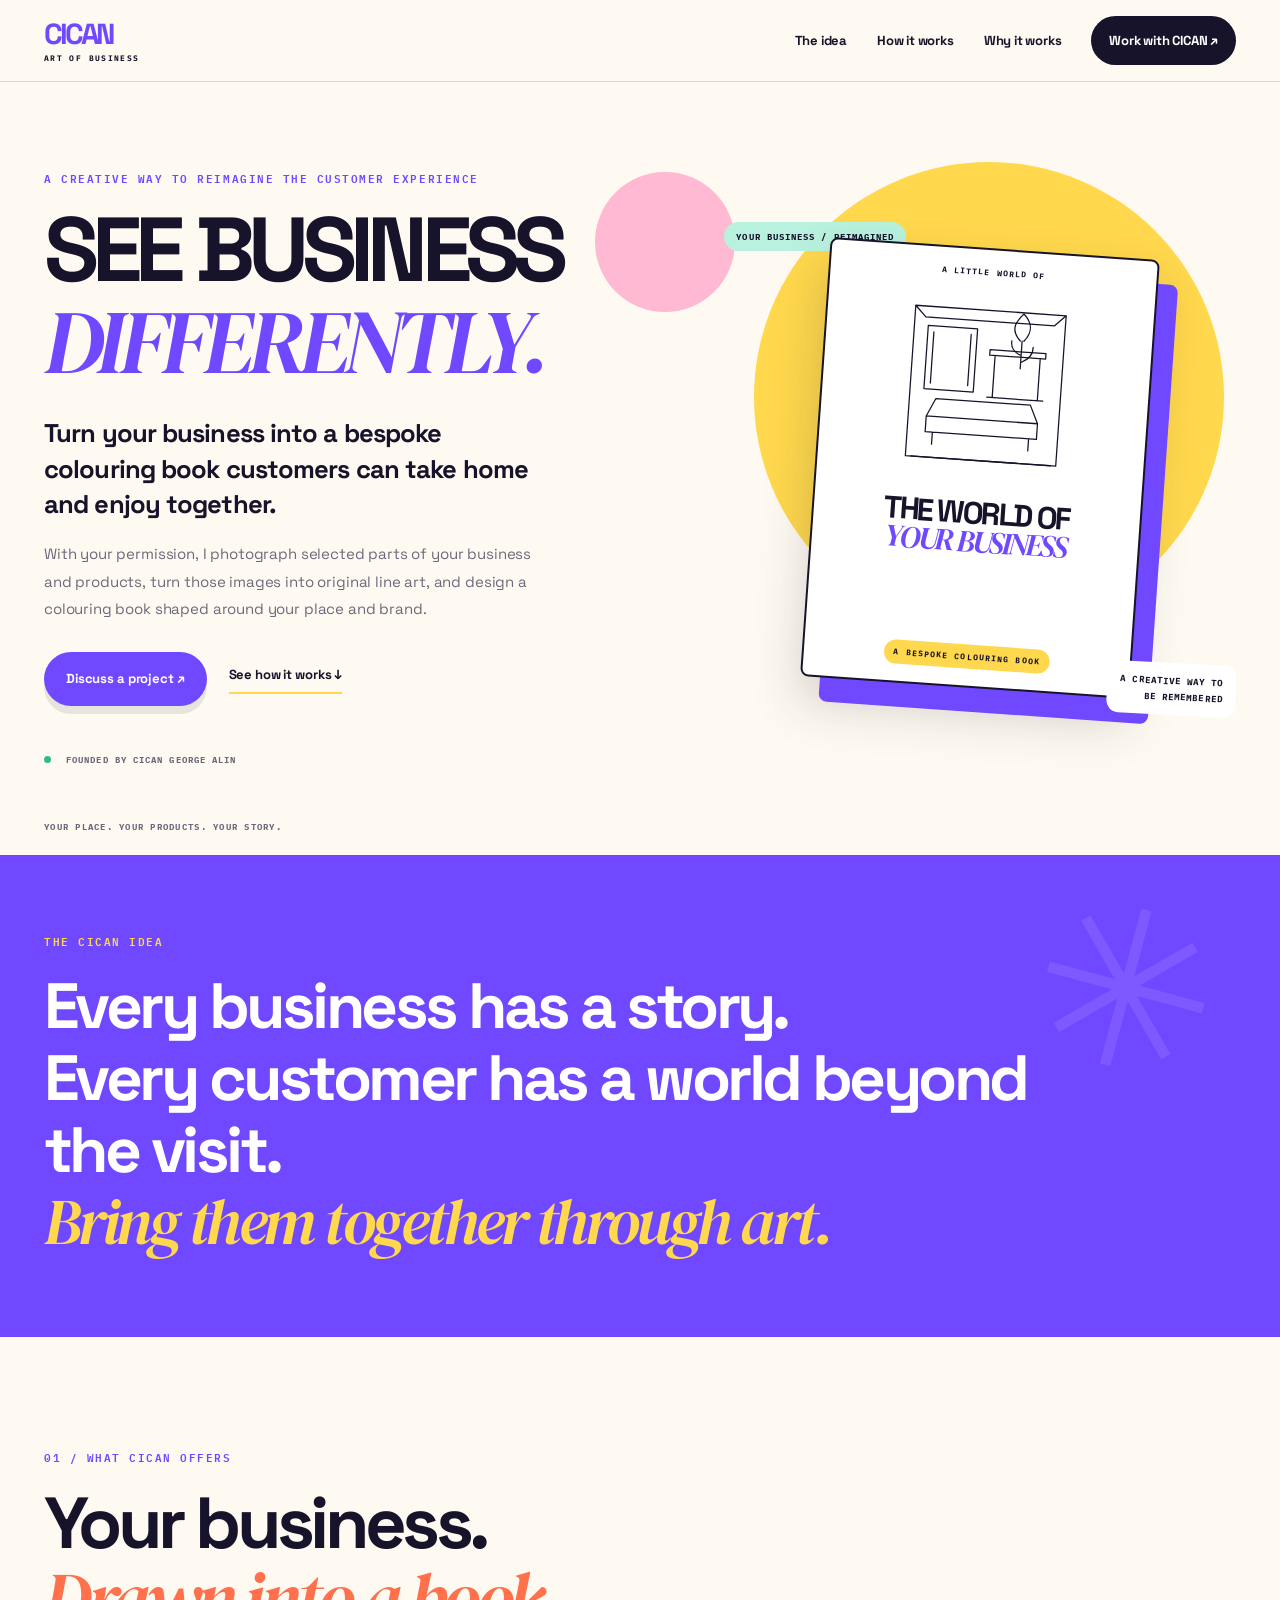
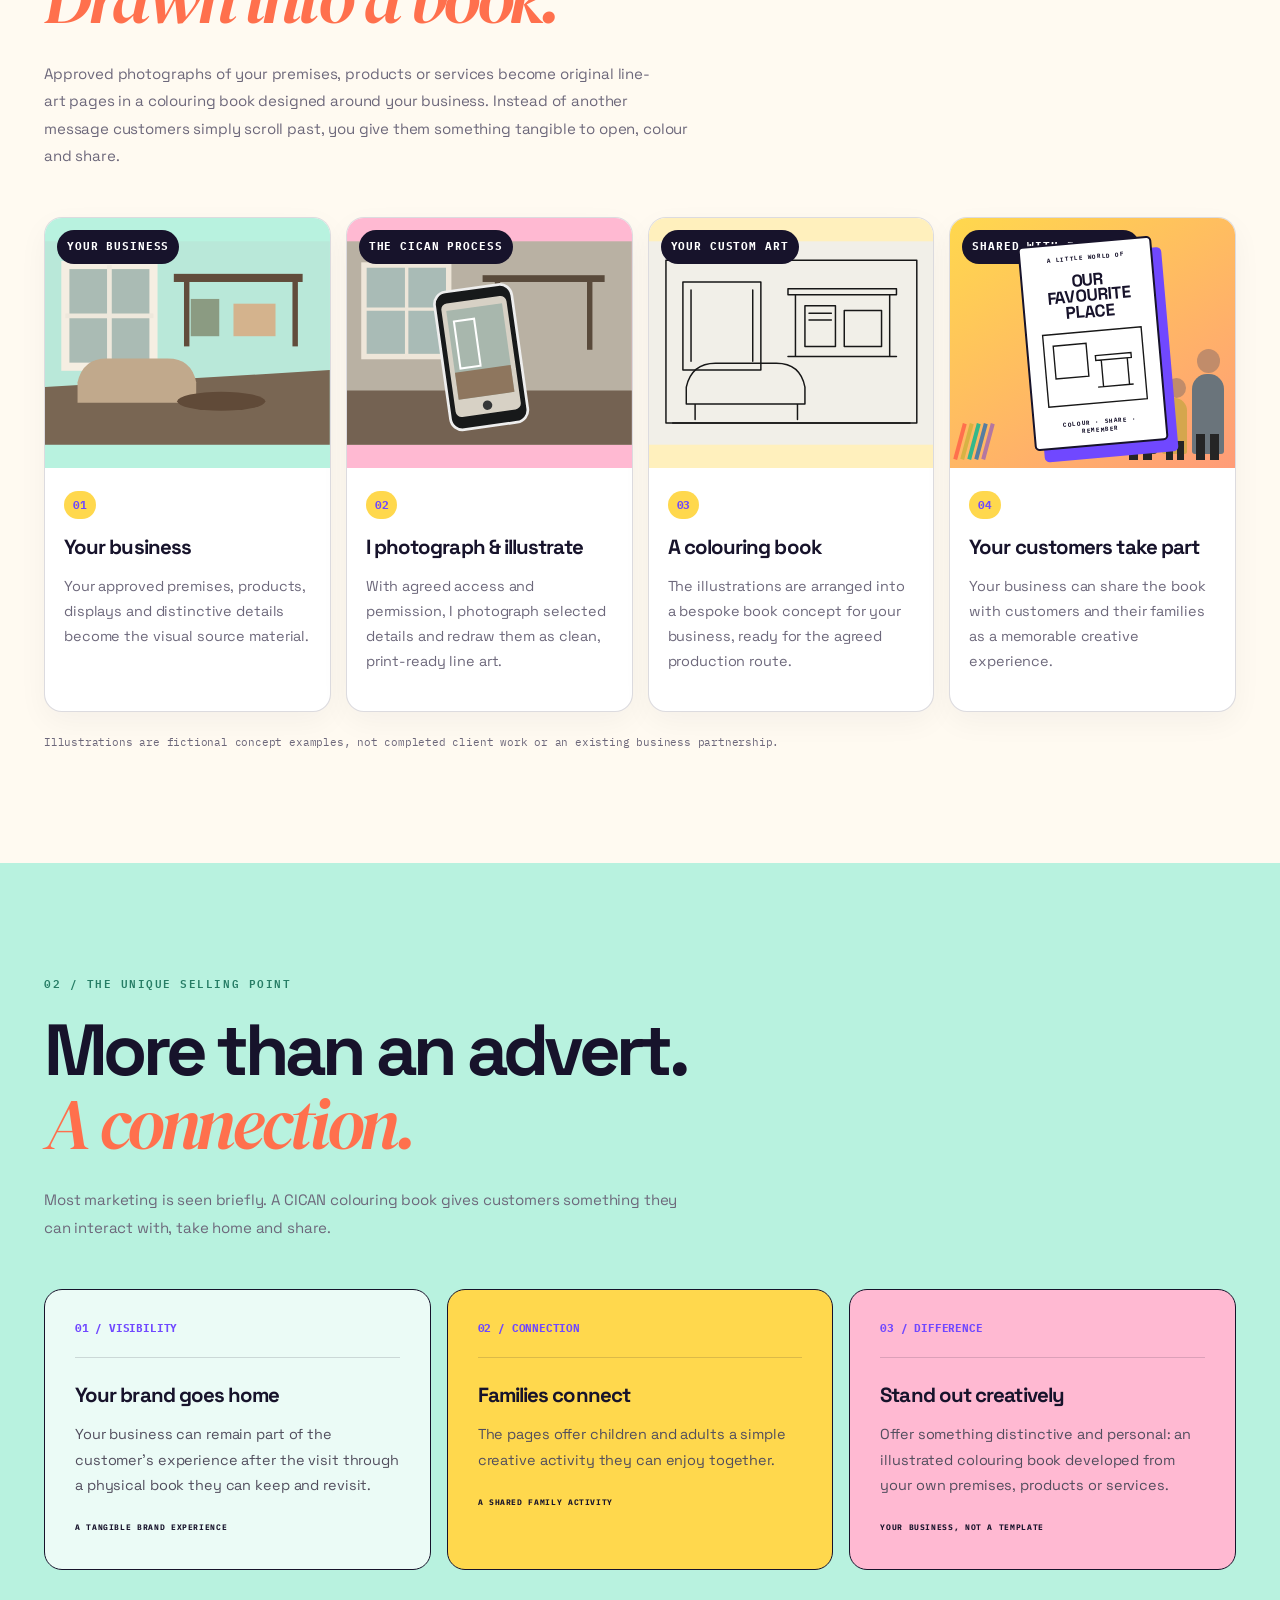
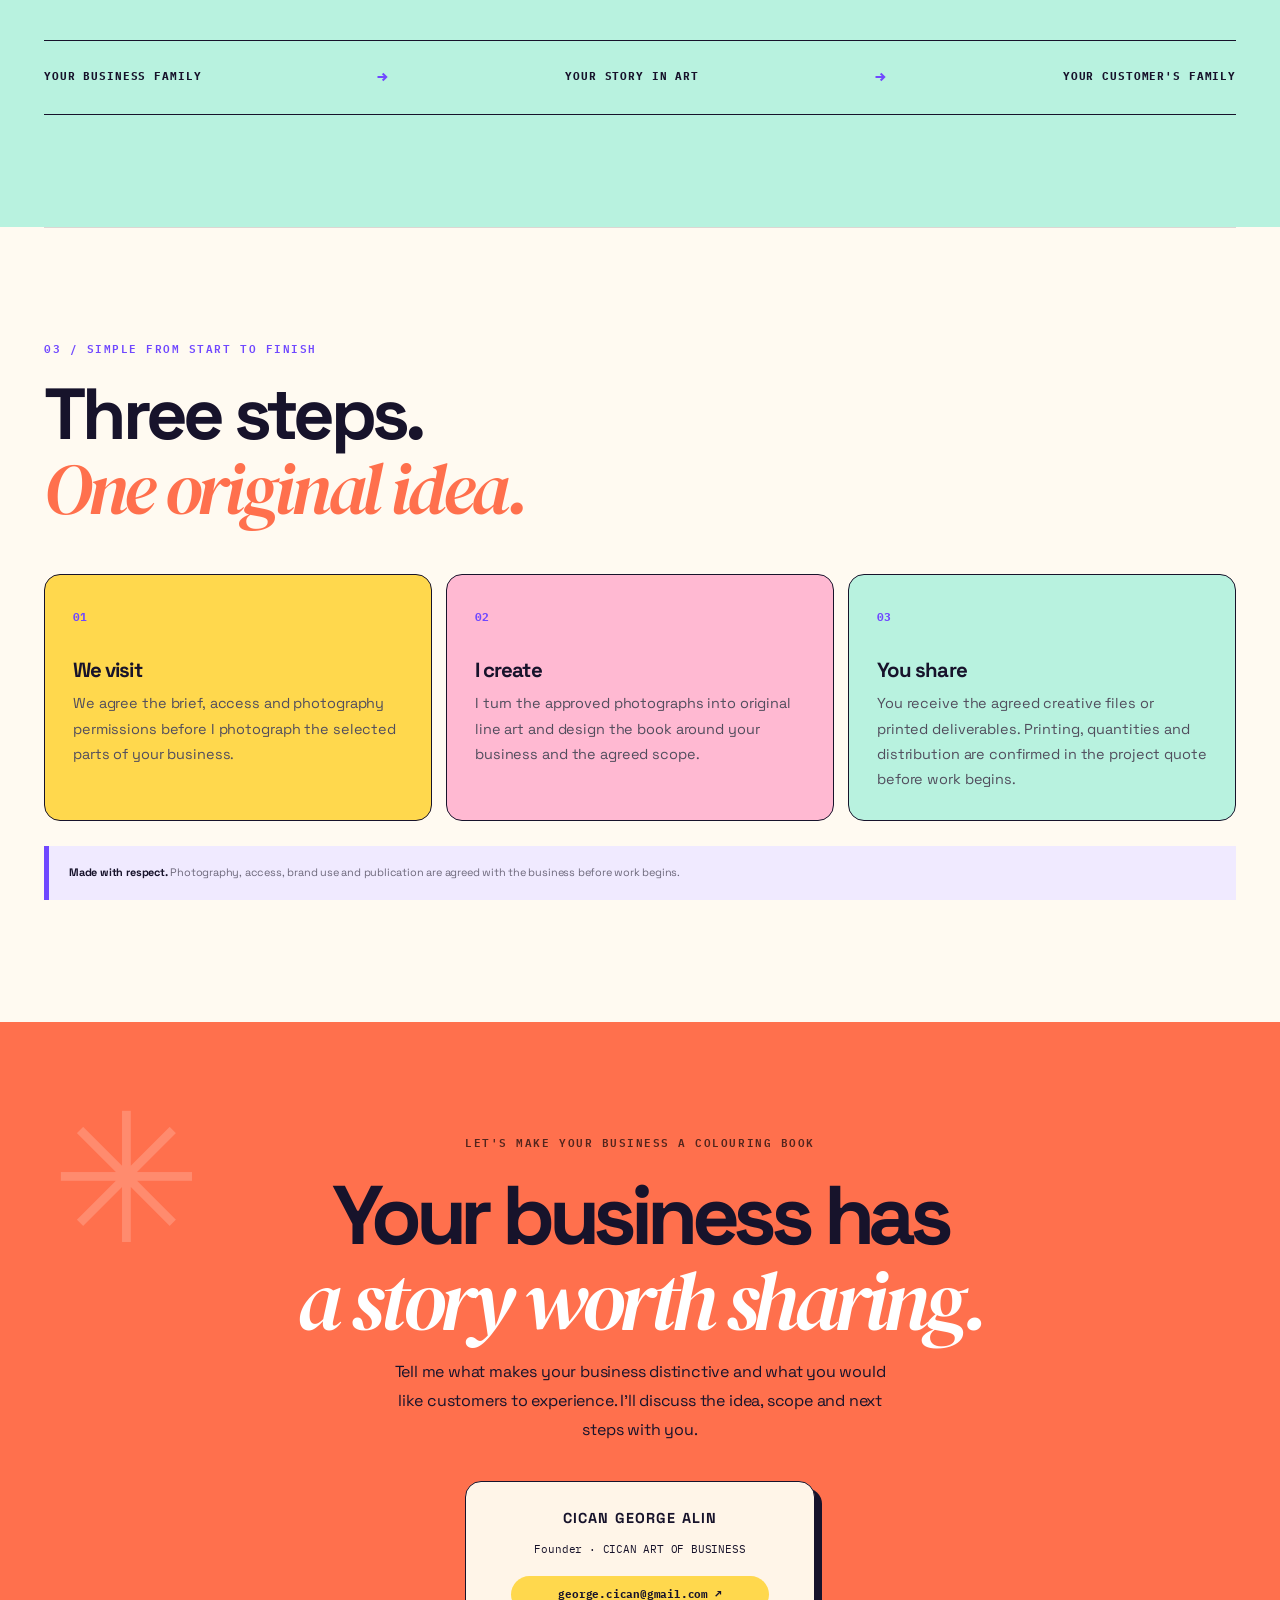
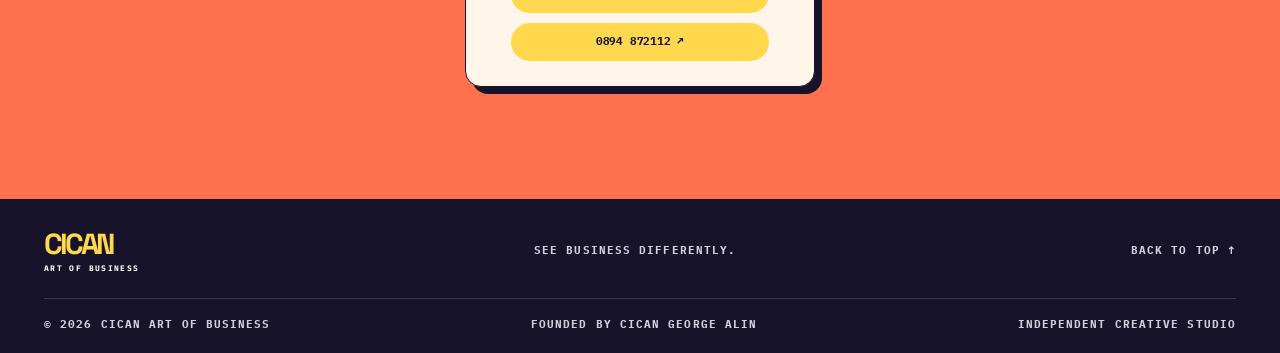
<file: index.html>
<!doctype html>
<html lang="en">
<head>
  <meta charset="utf-8">
  <meta name="viewport" content="width=device-width, initial-scale=1">
  <meta name="theme-color" content="#7048ff">
  <meta name="description" content="CICAN ART OF BUSINESS transforms approved business photography into original line art and bespoke colouring books that connect businesses with customers and families.">
  <meta name="author" content="CICAN GEORGE ALIN">
  <meta name="robots" content="index, follow">
  <link rel="canonical" href="https://cicangeorgealin.github.io/cican-art-of-business/">
  <link rel="icon" type="image/svg+xml" href="assets/images/favicon.svg">
  <meta property="og:type" content="website">
  <meta property="og:title" content="CICAN ART OF BUSINESS — See Business Differently.">
  <meta property="og:description" content="Turn your business into original line art and a bespoke colouring-book experience families can enjoy together.">
  <meta property="og:url" content="https://cicangeorgealin.github.io/cican-art-of-business/">
  <meta property="og:site_name" content="CICAN ART OF BUSINESS">
  <meta property="og:image" content="https://cicangeorgealin.github.io/cican-art-of-business/assets/cican-art-of-business-social-preview.jpg">
  <meta property="og:image:secure_url" content="https://cicangeorgealin.github.io/cican-art-of-business/assets/cican-art-of-business-social-preview.jpg">
  <meta property="og:image:type" content="image/jpeg">
  <meta property="og:image:width" content="1200">
  <meta property="og:image:height" content="630">
  <meta property="og:image:alt" content="CICAN George Alin and the CICAN Art of Business creative concept — See Business Differently.">
  <meta name="twitter:card" content="summary_large_image">
  <meta name="twitter:title" content="CICAN ART OF BUSINESS — Your Business. Their Masterpiece.">
  <meta name="twitter:description" content="Turn your business into original line art and a bespoke colouring-book experience families can enjoy together.">
  <meta name="twitter:image" content="https://cicangeorgealin.github.io/cican-art-of-business/assets/cican-art-of-business-social-preview.jpg">
  <meta name="twitter:image:alt" content="CICAN George Alin and the CICAN Art of Business creative concept — Your Business. Their Masterpiece.">
  <title>CICAN ART OF BUSINESS — See Business Differently.</title>
  <link rel="preconnect" href="https://fonts.googleapis.com">
  <link rel="preconnect" href="https://fonts.gstatic.com" crossorigin>
  <link href="https://fonts.googleapis.com/css2?family=DM+Serif+Display:ital@0;1&family=IBM+Plex+Mono:wght@400;500;600&family=Space+Grotesk:wght@400;500;600;700&display=swap" rel="stylesheet">
  <link rel="stylesheet" href="assets/css/style.css">
</head>
<body>
  <a class="skip-link" href="#main">Skip to content</a>
  <header class="site-header">
    <a class="wordmark" href="#home" aria-label="CICAN Art of Business home"><span class="wordmark-main">CICAN</span><span class="wordmark-sub">ART OF BUSINESS</span></a>
    <button class="menu-toggle" type="button" aria-label="Open navigation" aria-expanded="false" aria-controls="primary-nav"><span></span><span></span></button>
    <nav class="primary-nav" id="primary-nav" aria-label="Main navigation">
      <a href="#idea">The idea</a><a href="#how">How it works</a><a href="#benefit">Why it works</a><a class="nav-contact" href="#contact">Work with CICAN ↗</a>
    </nav>
  </header>
  <main id="main">
    <section class="hero section-shell" id="home">
      <div class="hero-copy">
        <p class="eyebrow">A CREATIVE WAY TO REIMAGINE THE CUSTOMER EXPERIENCE</p>
        <h1>SEE BUSINESS<br><em>DIFFERENTLY.</em></h1>
        <p class="hero-lede">Turn your business into a bespoke colouring book customers can take home and enjoy together.</p>
        <p class="hero-description">With your permission, I photograph selected parts of your business and products, turn those images into original line art, and design a colouring book shaped around your place and brand.</p>
        <div class="hero-actions"><a class="button button-light" href="#contact">Discuss a project ↗</a><a class="text-link" href="#how">See how it works ↓</a></div>
        <div class="hero-footnote"><span class="status-dot"></span> FOUNDED BY CICAN GEORGE ALIN</div>
      </div>
      <div class="hero-cover-wrap">
        <div class="hero-cover-label">YOUR BUSINESS / REIMAGINED</div>
        <div class="hero-book">
          <div class="cover-top">A LITTLE WORLD OF</div>
          <svg viewBox="0 0 300 340" role="img" aria-label="Concept illustration of a business interior on a colouring book cover">
            <g fill="none" stroke="#171717" stroke-width="2.1" stroke-linecap="round" stroke-linejoin="round">
              <path d="M25 40h250v250H25zM25 40l18 18h214l18-18"/>
              <path d="M48 72h82v105H48zM58 82v85m62-85v85M48 177h82"/>
              <path d="M153 105h93v9h-93zM162 114v70m75-70v70M153 184h93"/>
              <path d="M55 222h185v26H55zM67 248v20m160-20v20M55 222l14-30h157l14 30"/>
              <path d="M202 87c-20-19-7-34 3-45 14 13 17 29 3 45m-3 0v46m0-22c-12-4-18-13-17-23m17 35c14-7 20-16 19-27"/>
              <path d="M34 290h232"/>
            </g>
          </svg>
          <div class="cover-title">THE WORLD OF<br><span>YOUR BUSINESS</span></div>
          <div class="cover-bottom">A BESPOKE COLOURING BOOK</div>
        </div>
        <div class="hero-cover-note">A CREATIVE WAY TO<br>BE REMEMBERED</div>
      </div>
      <div class="hero-bottom-note">YOUR PLACE. YOUR PRODUCTS. YOUR STORY.</div>
    </section>

    <section class="statement-band">
      <div class="section-shell statement-inner">
        <p class="eyebrow">THE CICAN IDEA</p>
        <h2>Every business has a story.<br>Every customer has a world beyond the visit.<br><span>Bring them together through art.</span></h2>
      </div>
    </section>

    <section class="section-shell section-pad" id="idea">
      <div class="section-heading">
        <p class="eyebrow">01 / WHAT CICAN OFFERS</p>
        <h2>Your business.<br><i>Drawn into a book.</i></h2>
        <p class="section-intro">Approved photographs of your premises, products or services become original line-art pages in a colouring book designed around your business. Instead of another message customers simply scroll past, you give them something tangible to open, colour and share.</p>
      </div>
      <div class="journey-grid">
        <article class="journey-card">
          <div class="journey-visual photo-scene"><span class="visual-counter">YOUR BUSINESS</span>
            <svg viewBox="0 0 420 300" role="img" aria-label="Stylised example of a welcoming shop interior">
              <rect width="420" height="300" fill="#c9c0ae"/><path d="M0 215L420 190V300H0Z" fill="#796653"/>
              <rect x="30" y="35" width="130" height="150" fill="#aabbb4" stroke="#f5eee2" stroke-width="12"/><path d="M95 35v150M30 110h130" stroke="#eee8dc" stroke-width="7"/>
              <rect x="190" y="48" width="190" height="12" fill="#614c3b"/><rect x="205" y="60" width="8" height="95" fill="#614c3b"/><rect x="365" y="60" width="8" height="95" fill="#614c3b"/>
              <rect x="215" y="85" width="42" height="55" fill="#8b9b82"/><rect x="278" y="92" width="62" height="48" fill="#d4b38d"/>
              <path d="M48 208q8-35 43-35h90q35 0 42 35v30H48Z" fill="#c1a98c"/><ellipse cx="260" cy="236" rx="65" ry="14" fill="#604a38"/>
            </svg>
          </div>
          <div class="journey-text"><span class="step-number">01</span><h3>Your business</h3><p>Your approved premises, products, displays and distinctive details become the visual source material.</p></div>
        </article>
        <article class="journey-card">
          <div class="journey-visual phone-scene"><span class="visual-counter">THE CICAN PROCESS</span>
            <svg viewBox="0 0 420 300" role="img" aria-label="Illustration of a phone photographing a business interior">
              <rect width="420" height="300" fill="#b9b1a3"/><path d="M0 220h420v80H0z" fill="#746252"/>
              <rect x="25" y="35" width="125" height="135" fill="#a9bbb6" stroke="#eee6d9" stroke-width="8"/><path d="M88 35v135M25 100h125" stroke="#eee6d9" stroke-width="5"/>
              <rect x="200" y="50" width="180" height="10" fill="#594a3b"/><rect x="218" y="60" width="8" height="100" fill="#594a3b"/><rect x="354" y="60" width="8" height="100" fill="#594a3b"/>
              <g transform="translate(140 68) rotate(-8 60 100)"><rect width="115" height="205" rx="18" fill="#17191a" stroke="#eee" stroke-width="4"/><rect x="9" y="17" width="97" height="169" rx="9" fill="#d7d1c5"/><rect x="16" y="28" width="83" height="132" fill="#a8b7ad"/><path d="M16 120h83v40H16Z" fill="#8e765e"/><path d="M25 45h30v70H25zM55 45v70" fill="none" stroke="#fff" stroke-width="3"/><circle cx="57" cy="174" r="7" fill="#343637"/></g>
            </svg>
          </div>
          <div class="journey-text"><span class="step-number">02</span><h3>I photograph & illustrate</h3><p>With agreed access and permission, I photograph selected details and redraw them as clean, print-ready line art.</p></div>
        </article>
        <article class="journey-card">
          <div class="journey-visual line-scene"><span class="visual-counter">YOUR CUSTOM ART</span>
            <svg viewBox="0 0 420 300" role="img" aria-label="Black and white line-art illustration of a shop interior">
              <rect width="420" height="300" fill="#f1efe8"/><g fill="none" stroke="#171717" stroke-width="2.2" stroke-linecap="round" stroke-linejoin="round">
                <path d="M25 28h370v240H25z"/><path d="M50 60h115v130H50zM62 72v105m91-105v105M50 190h115"/>
                <path d="M205 70h160v9H205zM216 79v91m139-91v91M205 170h160"/>
                <path d="M230 95h45v60h-45zM288 102h55v53h-55zM236 106h33m-33 10h33"/>
                <path d="M55 215q8-35 43-35h90q35 0 42 35v25H55ZM68 240v23m151-23v23M35 268h350"/>
              </g>
            </svg>
          </div>
          <div class="journey-text"><span class="step-number">03</span><h3>A colouring book</h3><p>The illustrations are arranged into a bespoke book concept for your business, ready for the agreed production route.</p></div>
        </article>
        <article class="journey-card">
          <div class="journey-visual book-scene"><span class="visual-counter">SHARED WITH FAMILIES</span>
            <div class="mini-book"><div class="mini-book-top">A LITTLE WORLD OF</div><div class="mini-book-name">OUR<br>FAVOURITE<br>PLACE</div><svg viewBox="0 0 160 125" role="img" aria-label="Colouring book page"><g fill="none" stroke="#171717" stroke-width="2"><path d="M8 8h144v105H8zM22 25h48v48H22zM82 44h52v7H82zM90 51v39m38-39v39M82 90h52"/></g></svg><div class="mini-book-foot">COLOUR · SHARE · REMEMBER</div></div>
            <div class="people-group" aria-hidden="true"><div class="person adult"><i></i><b></b></div><div class="person child"><i></i><b></b></div><div class="person adult second"><i></i><b></b></div></div>
            <div class="colour-pencils"><i></i><i></i><i></i><i></i><i></i></div>
          </div>
          <div class="journey-text"><span class="step-number">04</span><h3>Your customers take part</h3><p>Your business can share the book with customers and their families as a memorable creative experience.</p></div>
        </article>
      </div>
      <p class="visual-disclaimer">Illustrations are fictional concept examples, not completed client work or an existing business partnership.</p>
    </section>

    <section class="experience-section section-pad" id="benefit">
      <div class="section-shell">
        <div class="section-heading"><p class="eyebrow">02 / THE UNIQUE SELLING POINT</p><h2>More than an advert.<br><i>A connection.</i></h2><p class="section-intro">Most marketing is seen briefly. A CICAN colouring book gives customers something they can interact with, take home and share.</p></div>
        <div class="audience-grid">
          <article><div class="audience-icon">01 / VISIBILITY</div><h3>Your brand goes home</h3><p>Your business can remain part of the customer's experience after the visit through a physical book they can keep and revisit.</p><span>A TANGIBLE BRAND EXPERIENCE</span></article>
          <article><div class="audience-icon">02 / CONNECTION</div><h3>Families connect</h3><p>The pages offer children and adults a simple creative activity they can enjoy together.</p><span>A SHARED FAMILY ACTIVITY</span></article>
          <article><div class="audience-icon">03 / DIFFERENCE</div><h3>Stand out creatively</h3><p>Offer something distinctive and personal: an illustrated colouring book developed from your own premises, products or services.</p><span>YOUR BUSINESS, NOT A TEMPLATE</span></article>
        </div>
        <div class="relationship-line"><span>YOUR BUSINESS FAMILY</span><i>→</i><span>YOUR STORY IN ART</span><i>→</i><span>YOUR CUSTOMER'S FAMILY</span></div>
      </div>
    </section>

    <section class="section-shell section-pad business-section" id="how">
      <div class="section-heading"><p class="eyebrow">03 / SIMPLE FROM START TO FINISH</p><h2>Three steps.<br><i>One original idea.</i></h2></div>
      <div class="method-grid">
        <article><b>01</b><h3>We visit</h3><p>We agree the brief, access and photography permissions before I photograph the selected parts of your business.</p></article>
        <article><b>02</b><h3>I create</h3><p>I turn the approved photographs into original line art and design the book around your business and the agreed scope.</p></article>
        <article><b>03</b><h3>You share</h3><p>You receive the agreed creative files or printed deliverables. Printing, quantities and distribution are confirmed in the project quote before work begins.</p></article>
      </div>
      <p class="permission-note"><strong>Made with respect.</strong> Photography, access, brand use and publication are agreed with the business before work begins.</p>
    </section>

    <section class="contact-section section-pad" id="contact">
      <div class="section-shell contact-inner">
        <p class="eyebrow">LET'S MAKE YOUR BUSINESS A COLOURING BOOK</p>
        <h2>Your business has<br><i>a story worth sharing.</i></h2>
        <p>Tell me what makes your business distinctive and what you would like customers to experience. I'll discuss the idea, scope and next steps with you.</p>
        <div class="contact-card">
          <strong>CICAN GEORGE ALIN</strong>
          <span>Founder · CICAN ART OF BUSINESS</span>
          <a href="mailto:george.cican@gmail.com?subject=CICAN%20Art%20of%20Business%20%E2%80%94%20Project%20enquiry">george.cican@gmail.com ↗</a>
          <a href="tel:+353894872112">0894 872112 ↗</a>
        </div>
      </div>
    </section>
  </main>
  <footer class="site-footer"><div class="section-shell footer-main"><a class="wordmark" href="#home"><span class="wordmark-main">CICAN</span><span class="wordmark-sub">ART OF BUSINESS</span></a><p>SEE BUSINESS DIFFERENTLY.</p><a href="#home">BACK TO TOP ↑</a></div><div class="section-shell footer-bottom"><span>© <span id="year">2026</span> CICAN ART OF BUSINESS</span><span>FOUNDED BY CICAN GEORGE ALIN</span><span>INDEPENDENT CREATIVE STUDIO</span></div></footer>
  <script src="assets/js/main.js" defer></script>
</body>
</html>
</file>
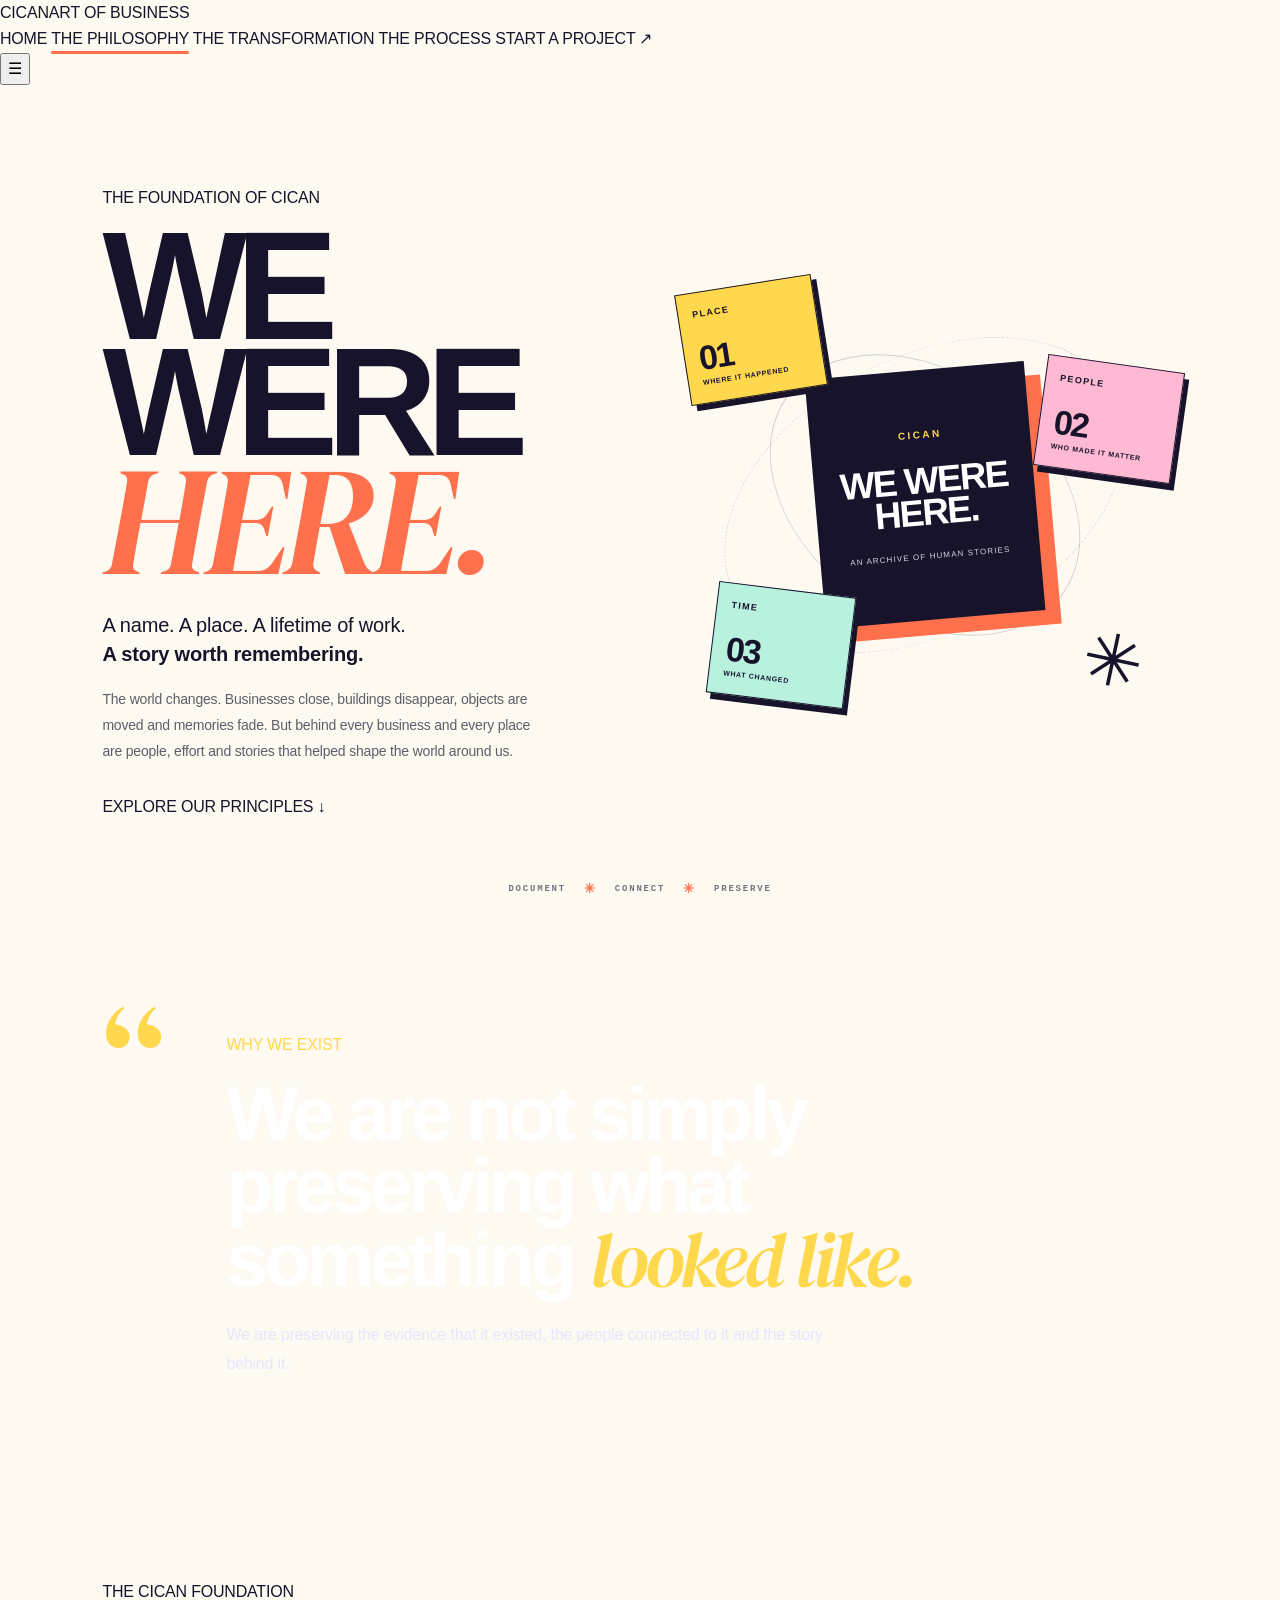
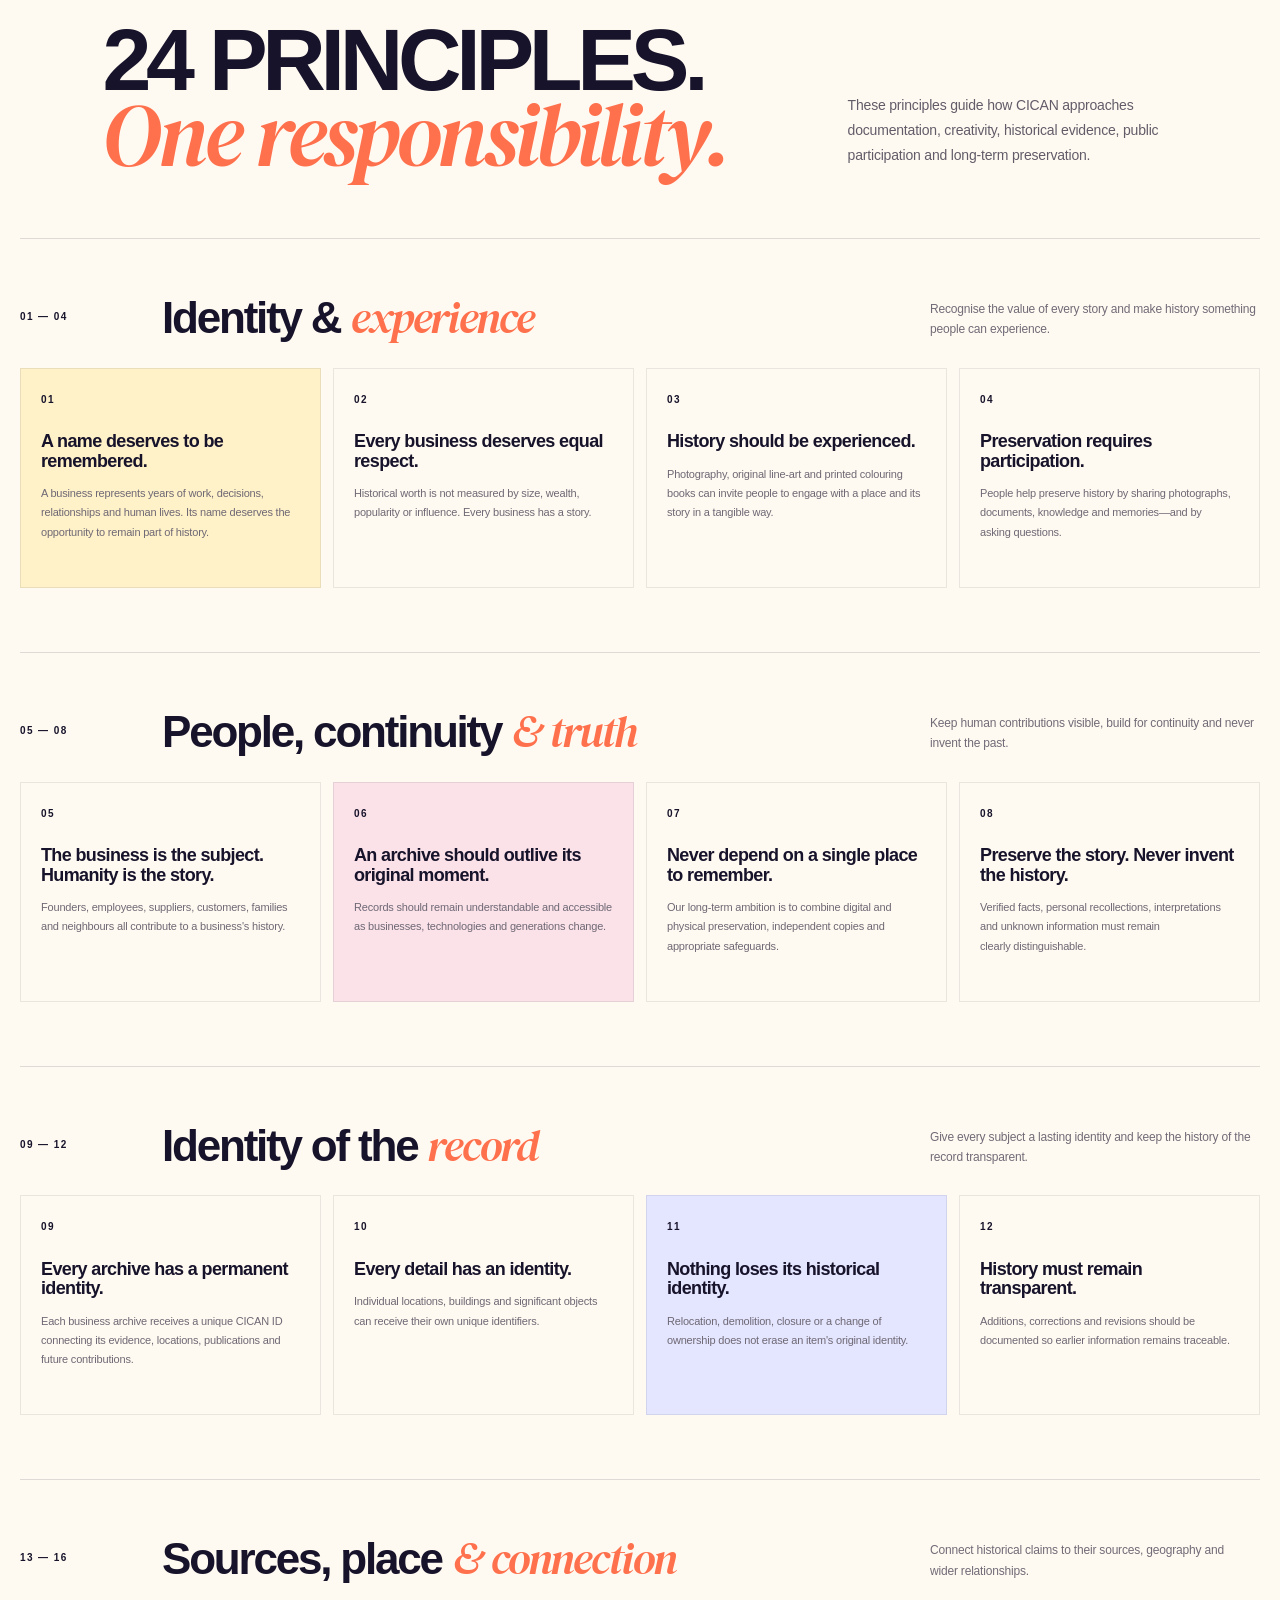
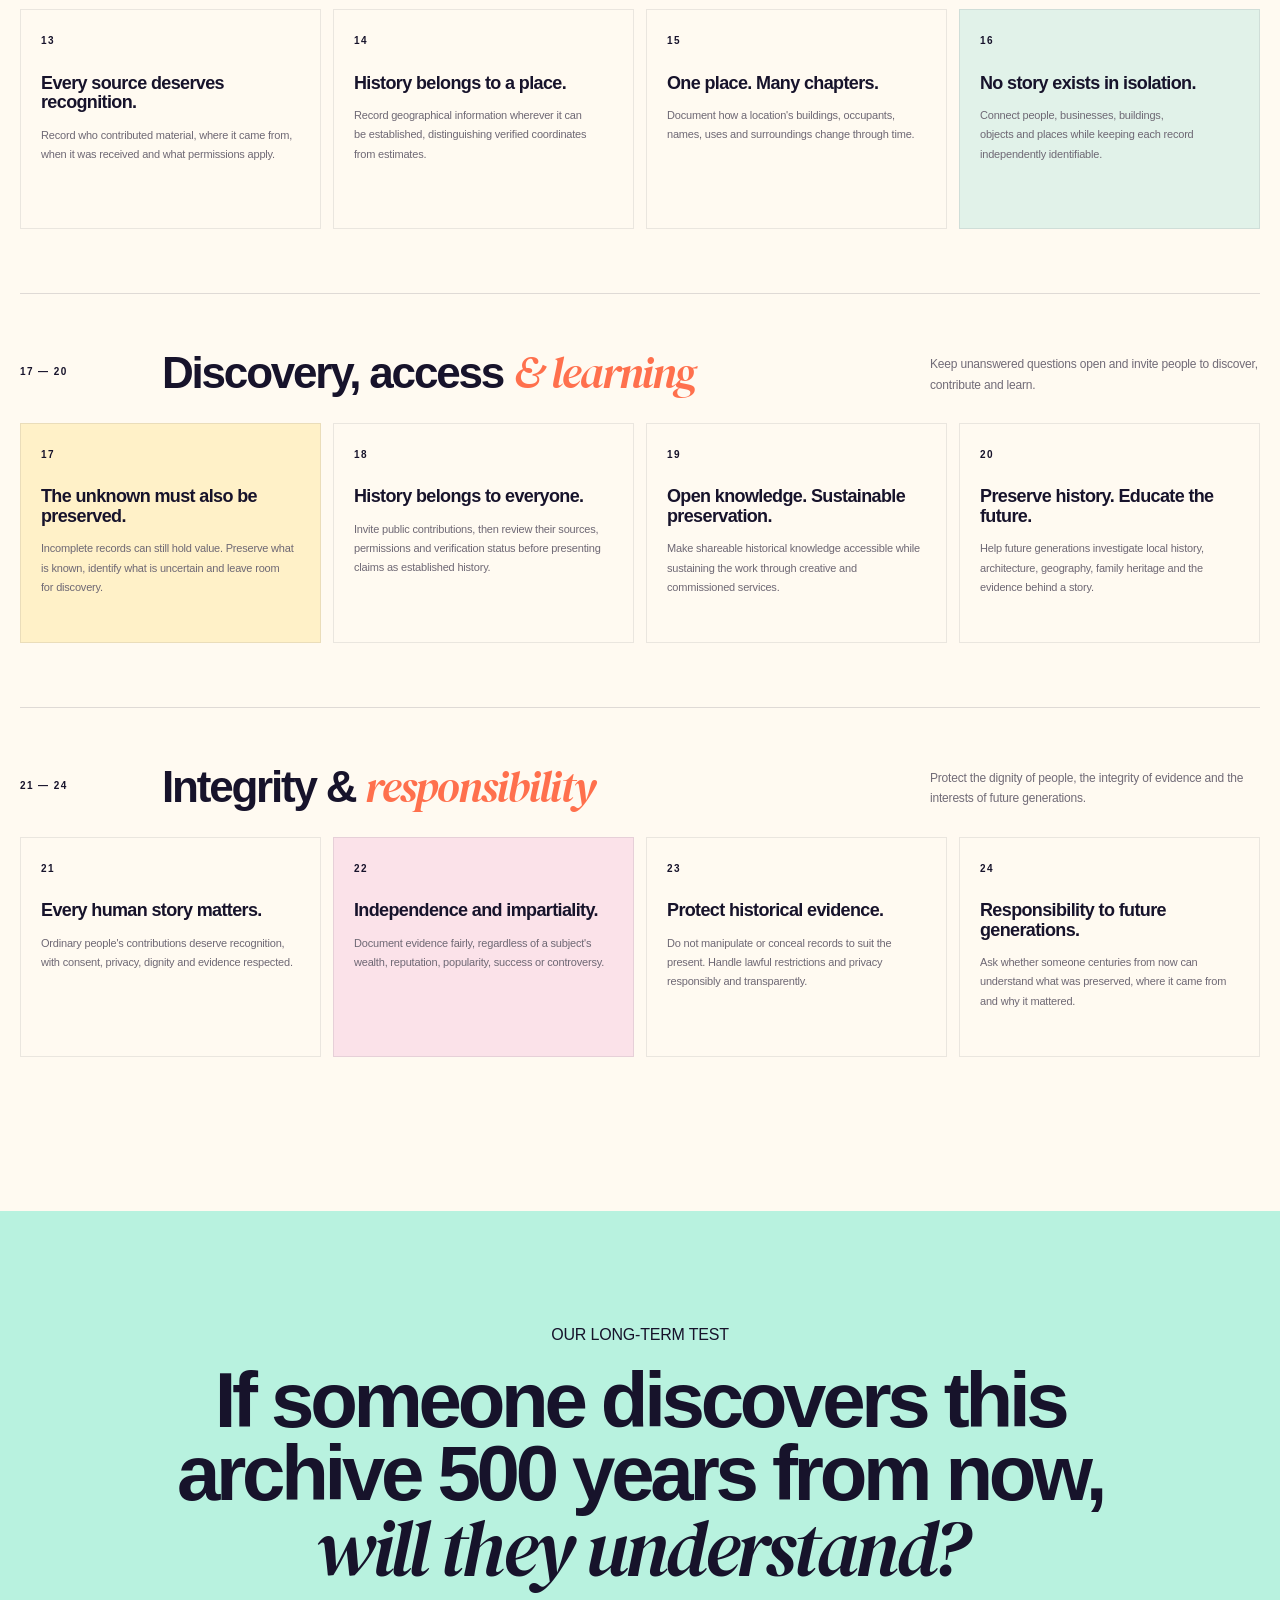
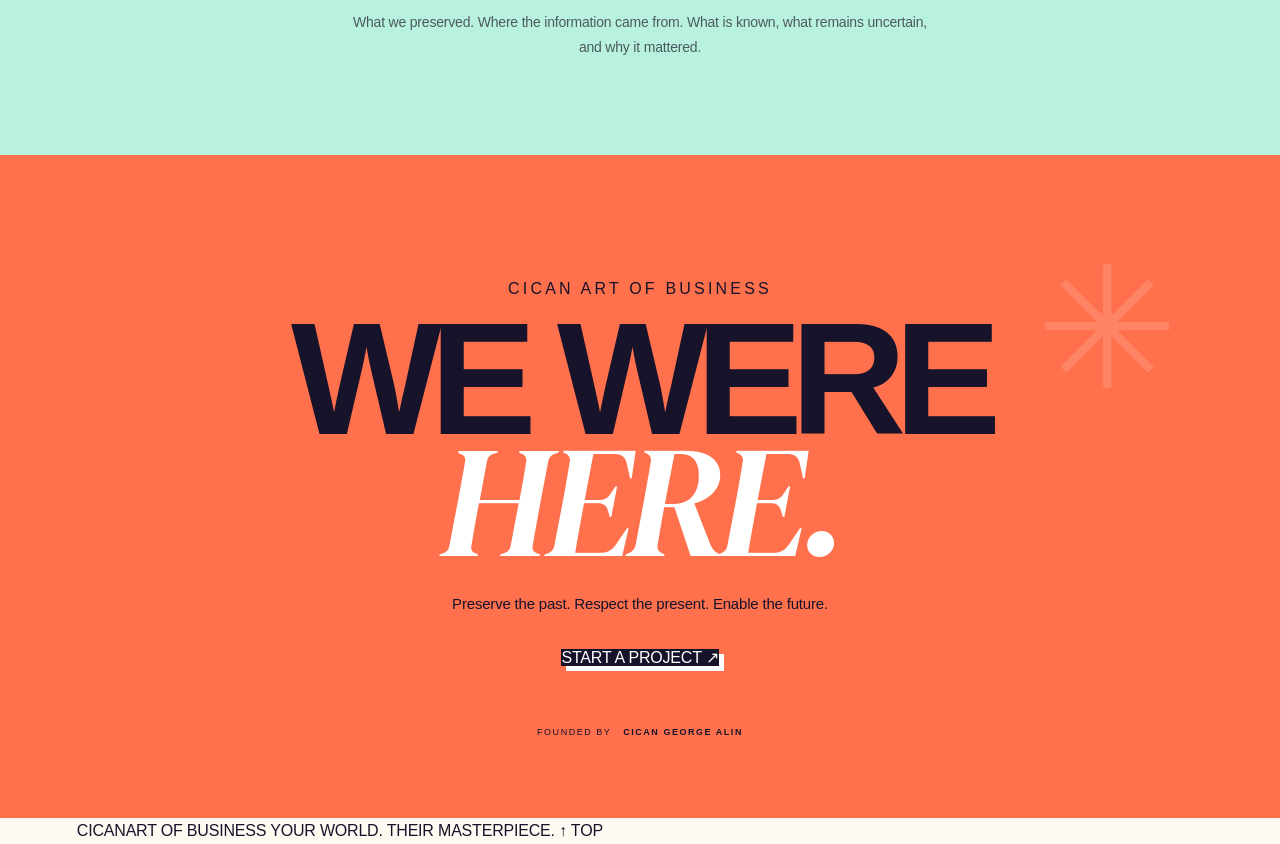
<file: philosophy.html>
<!doctype html>
<html lang="en">
<head>
<meta charset="utf-8">
<meta name="viewport" content="width=device-width,initial-scale=1">
<meta name="theme-color" content="#f7eddb">
<meta name="description" content="Discover the CICAN ART OF BUSINESS philosophy: documenting, connecting and preserving the identity and history of businesses, places, objects and people.">
<meta name="author" content="CICAN GEORGE ALIN">
<link rel="canonical" href="https://cicangeorgealin.github.io/cican-art-of-business/philosophy.html">
<link rel="icon" type="image/svg+xml" href="assets/images/favicon.svg">
<link rel="preconnect" href="https://fonts.googleapis.com">
<link rel="preconnect" href="https://fonts.gstatic.com" crossorigin>
<link href="https://fonts.googleapis.com/css2?family=DM+Serif+Display:ital@0;1&family=Outfit:wght@400;500;600;700;800;900&display=swap" rel="stylesheet">
<link rel="stylesheet" href="assets/css/style.css">
<link rel="stylesheet" href="assets/css/philosophy.css">
<meta property="og:title" content="The Philosophy — CICAN ART OF BUSINESS">
<meta property="og:description" content="We were here. A name, a place, a lifetime of work, a story worth remembering.">
<meta property="og:url" content="https://cicangeorgealin.github.io/cican-art-of-business/philosophy.html">
<title>The Philosophy — CICAN ART OF BUSINESS</title>
</head>
<body class="philosophy-page">
<header class="topbar">
<a class="brand" href="index.html">CICAN<span>ART OF BUSINESS</span></a>
<nav aria-label="Main navigation">
<a href="index.html">HOME</a>
<a href="philosophy.html" aria-current="page">THE PHILOSOPHY</a>
<a href="index.html#transformation">THE TRANSFORMATION</a>
<a href="index.html#process">THE PROCESS</a>
<a class="nav-cta" href="index.html#contact">START A PROJECT ↗</a>
</nav>
<button class="menu" aria-label="Toggle navigation" aria-expanded="false">☰</button>
</header>

<main id="top">
<section class="philo-hero">
<div class="philo-hero-copy">
<p class="kicker"><span></span> THE FOUNDATION OF CICAN</p>
<h1>WE<br>WERE <i>HERE.</i></h1>
<p class="philo-lede">A name. A place. A lifetime of work.<br><strong>A story worth remembering.</strong></p>
<p class="philo-intro">The world changes. Businesses close, buildings disappear, objects are moved and memories fade. But behind every business and every place are people, effort and stories that helped shape the world around us.</p>
<a class="pill" href="#principles">EXPLORE OUR PRINCIPLES <span>↓</span></a>
</div>
<div class="philo-hero-art" aria-label="Abstract illustration representing a place, its people and its history">
<div class="orbit orbit-one"></div><div class="orbit orbit-two"></div>
<div class="archive-tile tile-place"><span>PLACE</span><b>01</b><small>WHERE IT HAPPENED</small></div>
<div class="archive-tile tile-people"><span>PEOPLE</span><b>02</b><small>WHO MADE IT MATTER</small></div>
<div class="archive-tile tile-time"><span>TIME</span><b>03</b><small>WHAT CHANGED</small></div>
<div class="archive-core"><span>CICAN</span><b>WE WERE<br>HERE.</b><small>AN ARCHIVE OF HUMAN STORIES</small></div>
<div class="philo-star">✳</div>
</div>
<div class="hero-bottom-note"><span>DOCUMENT</span><i>✳</i><span>CONNECT</span><i>✳</i><span>PRESERVE</span></div>
</section>

<section class="philo-statement">
<div class="statement-mark">“</div>
<div>
<p class="kicker">WHY WE EXIST</p>
<h2>We are not simply preserving what something <i>looked like.</i></h2>
<p>We are preserving the evidence that it existed, the people connected to it and the story behind it.</p>
</div>
</section>

<section class="principles-intro" id="principles">
<div>
<p class="kicker">THE CICAN FOUNDATION</p>
<h2>24 PRINCIPLES.<br><i>One responsibility.</i></h2>
</div>
<p>These principles guide how CICAN approaches documentation, creativity, historical evidence, public participation and long-term preservation.</p>
</section>

<section class="principle-groups" aria-label="The 24 founding principles">
<div class="principle-group group-identity">
<div class="group-heading"><span>01 — 04</span><h3>Identity &amp; <i>experience</i></h3><p>Recognise the value of every story and make history something people can experience.</p></div>
<div class="principle-grid">
<article class="principle-card"><span>01</span><h4>A name deserves to be remembered.</h4><p>A business represents years of work, decisions, relationships and human lives. Its name deserves the opportunity to remain part of history.</p></article>
<article class="principle-card"><span>02</span><h4>Every business deserves equal respect.</h4><p>Historical worth is not measured by size, wealth, popularity or influence. Every business has a story.</p></article>
<article class="principle-card"><span>03</span><h4>History should be experienced.</h4><p>Photography, original line-art and printed colouring books can invite people to engage with a place and its story in a tangible way.</p></article>
<article class="principle-card"><span>04</span><h4>Preservation requires participation.</h4><p>People help preserve history by sharing photographs, documents, knowledge and memories—and by asking questions.</p></article>
</div>
</div>

<div class="principle-group group-humanity">
<div class="group-heading"><span>05 — 08</span><h3>People, continuity <i>&amp; truth</i></h3><p>Keep human contributions visible, build for continuity and never invent the past.</p></div>
<div class="principle-grid">
<article class="principle-card"><span>05</span><h4>The business is the subject. Humanity is the story.</h4><p>Founders, employees, suppliers, customers, families and neighbours all contribute to a business's history.</p></article>
<article class="principle-card"><span>06</span><h4>An archive should outlive its original moment.</h4><p>Records should remain understandable and accessible as businesses, technologies and generations change.</p></article>
<article class="principle-card"><span>07</span><h4>Never depend on a single place to remember.</h4><p>Our long-term ambition is to combine digital and physical preservation, independent copies and appropriate safeguards.</p></article>
<article class="principle-card"><span>08</span><h4>Preserve the story. Never invent the history.</h4><p>Verified facts, personal recollections, interpretations and unknown information must remain clearly distinguishable.</p></article>
</div>
</div>

<div class="principle-group group-records">
<div class="group-heading"><span>09 — 12</span><h3>Identity of the <i>record</i></h3><p>Give every subject a lasting identity and keep the history of the record transparent.</p></div>
<div class="principle-grid">
<article class="principle-card"><span>09</span><h4>Every archive has a permanent identity.</h4><p>Each business archive receives a unique CICAN ID connecting its evidence, locations, publications and future contributions.</p></article>
<article class="principle-card"><span>10</span><h4>Every detail has an identity.</h4><p>Individual locations, buildings and significant objects can receive their own unique identifiers.</p></article>
<article class="principle-card"><span>11</span><h4>Nothing loses its historical identity.</h4><p>Relocation, demolition, closure or a change of ownership does not erase an item's original identity.</p></article>
<article class="principle-card"><span>12</span><h4>History must remain transparent.</h4><p>Additions, corrections and revisions should be documented so earlier information remains traceable.</p></article>
</div>
</div>

<div class="principle-group group-place">
<div class="group-heading"><span>13 — 16</span><h3>Sources, place <i>&amp; connection</i></h3><p>Connect historical claims to their sources, geography and wider relationships.</p></div>
<div class="principle-grid">
<article class="principle-card"><span>13</span><h4>Every source deserves recognition.</h4><p>Record who contributed material, where it came from, when it was received and what permissions apply.</p></article>
<article class="principle-card"><span>14</span><h4>History belongs to a place.</h4><p>Record geographical information wherever it can be established, distinguishing verified coordinates from estimates.</p></article>
<article class="principle-card"><span>15</span><h4>One place. Many chapters.</h4><p>Document how a location's buildings, occupants, names, uses and surroundings change through time.</p></article>
<article class="principle-card"><span>16</span><h4>No story exists in isolation.</h4><p>Connect people, businesses, buildings, objects and places while keeping each record independently identifiable.</p></article>
</div>
</div>

<div class="principle-group group-discovery">
<div class="group-heading"><span>17 — 20</span><h3>Discovery, access <i>&amp; learning</i></h3><p>Keep unanswered questions open and invite people to discover, contribute and learn.</p></div>
<div class="principle-grid">
<article class="principle-card"><span>17</span><h4>The unknown must also be preserved.</h4><p>Incomplete records can still hold value. Preserve what is known, identify what is uncertain and leave room for discovery.</p></article>
<article class="principle-card"><span>18</span><h4>History belongs to everyone.</h4><p>Invite public contributions, then review their sources, permissions and verification status before presenting claims as established history.</p></article>
<article class="principle-card"><span>19</span><h4>Open knowledge. Sustainable preservation.</h4><p>Make shareable historical knowledge accessible while sustaining the work through creative and commissioned services.</p></article>
<article class="principle-card"><span>20</span><h4>Preserve history. Educate the future.</h4><p>Help future generations investigate local history, architecture, geography, family heritage and the evidence behind a story.</p></article>
</div>
</div>

<div class="principle-group group-responsibility">
<div class="group-heading"><span>21 — 24</span><h3>Integrity &amp; <i>responsibility</i></h3><p>Protect the dignity of people, the integrity of evidence and the interests of future generations.</p></div>
<div class="principle-grid">
<article class="principle-card"><span>21</span><h4>Every human story matters.</h4><p>Ordinary people's contributions deserve recognition, with consent, privacy, dignity and evidence respected.</p></article>
<article class="principle-card"><span>22</span><h4>Independence and impartiality.</h4><p>Document evidence fairly, regardless of a subject's wealth, reputation, popularity, success or controversy.</p></article>
<article class="principle-card"><span>23</span><h4>Protect historical evidence.</h4><p>Do not manipulate or conceal records to suit the present. Handle lawful restrictions and privacy responsibly and transparently.</p></article>
<article class="principle-card"><span>24</span><h4>Responsibility to future generations.</h4><p>Ask whether someone centuries from now can understand what was preserved, where it came from and why it mattered.</p></article>
</div>
</div>
</section>

<section class="future-question">
<p class="kicker">OUR LONG-TERM TEST</p>
<h2>If someone discovers this archive 500 years from now, <i>will they understand?</i></h2>
<p>What we preserved. Where the information came from. What is known, what remains uncertain, and why it mattered.</p>
</section>

<section class="philo-close">
<div class="close-decoration">✳</div>
<p class="kicker">CICAN ART OF BUSINESS</p>
<h2>WE WERE<br><i>HERE.</i></h2>
<p>Preserve the past. Respect the present. Enable the future.</p>
<a class="pill dark" href="index.html#contact">START A PROJECT <span>↗</span></a>
<div class="founder-line">FOUNDED BY <strong>CICAN GEORGE ALIN</strong></div>
</section>
</main>

<footer>
<a class="brand" href="index.html">CICAN<span>ART OF BUSINESS</span></a>
<span>YOUR WORLD. THEIR MASTERPIECE.</span>
<a href="#top">↑ TOP</a>
</footer>
<script src="assets/js/main.js" defer></script>
</body>
</html>
</file>
<file: assets/css/style.css>
:root{color-scheme:light;--ink:#17132b;--paper:#fffaf1;--muted:#6d687b;--purple:#7048ff;--orange:#ff704d;--yellow:#ffd84d;--mint:#b8f2df;--pink:#ffb9d2;--line:rgba(23,19,43,.15);--serif:Georgia,"Times New Roman",serif;--sans:Arial,Helvetica,sans-serif;--mono:"Courier New",monospace}
*{box-sizing:border-box}html{scroll-behavior:smooth;scroll-padding-top:86px}body{margin:0;background:var(--paper);color:var(--ink);font-family:var(--sans);-webkit-font-smoothing:antialiased}a{color:inherit;text-decoration:none}button{font:inherit}::selection{background:var(--yellow);color:var(--ink)}.skip-link{position:absolute;left:-999px;top:1rem;z-index:99;background:var(--yellow);color:var(--ink);padding:12px}.skip-link:focus{left:12px}.section-shell{width:min(1240px,calc(100% - 88px));margin-inline:auto}.section-pad{padding-block:112px}.eyebrow{font:800 10px var(--mono);letter-spacing:.13em;color:var(--purple);margin:0 0 22px}.site-header{height:82px;padding:0 44px;display:flex;align-items:center;justify-content:space-between;position:sticky;top:0;z-index:20;background:rgba(255,250,241,.94);backdrop-filter:blur(16px);border-bottom:1px solid var(--line)}.wordmark{display:flex;flex-direction:column;line-height:1}.wordmark-main{font-size:29px;font-weight:1000;letter-spacing:-.1em;color:var(--purple)}.wordmark-sub{font:800 8px var(--mono);letter-spacing:.17em;margin-top:5px}.primary-nav{display:flex;align-items:center;gap:30px;font-size:12px;font-weight:700}.primary-nav a:hover{color:var(--orange)}.nav-contact{background:var(--ink);color:white!important;padding:14px 18px;border-radius:999px}.nav-contact:hover{background:var(--purple)}.menu-toggle{display:none}
.hero{min-height:720px;padding-top:88px;padding-bottom:90px;display:grid;grid-template-columns:1.1fr .9fr;align-items:center;gap:55px;position:relative;overflow:hidden}.hero:before{content:"";position:absolute;width:470px;height:470px;border-radius:50%;background:var(--yellow);right:1%;top:80px;z-index:-1}.hero:after{content:"";position:absolute;width:140px;height:140px;border-radius:50%;background:var(--pink);right:42%;top:90px;z-index:-1}.hero h1{font-size:clamp(58px,7.7vw,108px);line-height:.86;letter-spacing:-.09em;margin:0 0 30px;font-weight:1000}.hero h1 em,h2 i{font-family:var(--serif);font-weight:400;color:var(--purple);letter-spacing:-.06em}.hero-lede{font-size:clamp(21px,2.2vw,28px);line-height:1.28;max-width:510px;font-weight:800;margin:0 0 18px}.hero-description{font-size:14px;line-height:1.85;color:var(--muted);max-width:490px}.hero-actions{display:flex;align-items:center;gap:22px;margin-top:30px}.button{display:inline-flex;padding:16px 22px;align-items:center;gap:18px;font-size:12px;font-weight:800;border-radius:999px}.button-light{background:var(--purple);color:white;box-shadow:0 8px 0 rgba(23,19,43,.1)}.button-light:hover{background:var(--orange);transform:translateY(-2px)}.text-link{font-size:12px;font-weight:800;border-bottom:2px solid var(--yellow);padding-bottom:6px}.hero-footnote{margin-top:48px;font:800 9px var(--mono);letter-spacing:.12em;color:var(--muted)}.status-dot{display:inline-block;width:7px;height:7px;border-radius:50%;background:#35b88a;margin-right:9px}.hero-cover-wrap{min-height:500px;position:relative;display:flex;align-items:center;justify-content:center}.hero-cover-label,.hero-cover-note{position:absolute;font:800 9px var(--mono);letter-spacing:.12em;color:var(--ink)}.hero-cover-label{top:4px;left:0;background:var(--mint);padding:9px 12px;border-radius:30px}.hero-cover-note{right:0;bottom:2px;text-align:right;line-height:1.8;background:white;padding:10px 13px;border-radius:12px;transform:rotate(3deg)}.hero-book{width:min(330px,78%);height:440px;background:#fff;color:#17132b;padding:17px;box-shadow:20px 24px 0 var(--purple),0 25px 50px #17132b30;transform:rotate(4deg);display:flex;flex-direction:column;align-items:center;text-align:center;border:2px solid var(--ink);border-radius:8px}.cover-top,.cover-bottom{font:800 8px var(--mono);letter-spacing:.14em}.hero-book svg{width:100%;height:205px;margin:9px 0}.hero-book svg g{stroke:var(--ink)}.cover-title{font-size:31px;font-weight:1000;line-height:.9;letter-spacing:-.08em}.cover-title span{font-family:var(--serif);font-weight:400;font-style:italic;color:var(--purple)}.cover-bottom{margin-top:auto;background:var(--yellow);padding:7px 10px;border-radius:30px}.hero-bottom-note{position:absolute;bottom:23px;left:0;font:800 9px var(--mono);letter-spacing:.14em;color:var(--muted)}
.statement-band{background:var(--purple);color:white;padding:78px 0;position:relative;overflow:hidden}.statement-band:after{content:"✳";position:absolute;right:5%;top:-45px;font-size:220px;color:#ffffff18;transform:rotate(15deg)}.statement-inner .eyebrow{color:var(--yellow)}.statement-inner h2{font-size:clamp(36px,5.3vw,68px);letter-spacing:-.07em;line-height:1.02;margin:0;position:relative;z-index:1}.statement-inner h2 span{font-family:var(--serif);font-style:italic;font-weight:400;color:var(--yellow)}
.section-heading{margin-bottom:48px}.section-heading h2,.connection-grid h2,.founder-grid h2{font-size:clamp(46px,6vw,78px);line-height:.96;letter-spacing:-.08em;margin:0}.section-heading h2 i,.connection-grid h2 i,.founder-grid h2 i{font-family:var(--serif);font-weight:400;color:var(--orange)}.section-intro{max-width:650px;color:var(--muted);font-size:14px;line-height:1.9;margin:24px 0 0}.journey-grid{display:grid;grid-template-columns:repeat(4,minmax(0,1fr));gap:15px}.journey-card{background:white;border:1px solid var(--line);border-radius:18px;overflow:hidden;box-shadow:0 10px 30px #17132b0b;transition:transform .25s,box-shadow .25s}.journey-card:hover{transform:translateY(-7px);box-shadow:0 18px 35px #17132b18}.journey-visual{height:250px;position:relative;overflow:hidden}.journey-visual>svg{width:100%;height:100%;display:block}.visual-counter{position:absolute;z-index:2;top:12px;left:12px;background:var(--ink);color:white;padding:8px 10px;font:800 8px var(--mono);letter-spacing:.08em;border-radius:30px}.journey-text{padding:23px 19px 22px}.step-number{font:900 10px var(--mono);color:var(--purple);background:var(--yellow);padding:7px 9px;border-radius:20px}.journey-text h3{font-size:19px;letter-spacing:-.04em;margin:17px 0 9px}.journey-text p{font-size:12px;line-height:1.8;color:var(--muted);min-height:100px}.journey-text small{display:block;font:800 7px var(--mono);letter-spacing:.08em;color:var(--ink);line-height:1.6}.photo-scene{background:var(--mint)}.photo-scene svg rect:first-child{fill:#b9e8d9}.phone-scene{background:var(--pink)}.line-scene{background:#fff0bd}.book-scene{background:linear-gradient(145deg,#ffd84d,#ff9c78);display:flex;align-items:center;justify-content:space-evenly}.mini-book{width:47%;height:205px;background:#fff;color:#17132b;box-shadow:9px 12px 0 var(--purple);transform:rotate(-5deg);padding:10px;display:flex;flex-direction:column;align-items:center;text-align:center;z-index:2;border:2px solid var(--ink);border-radius:5px}.mini-book-top,.mini-book-foot{font:800 6px var(--mono);letter-spacing:.1em}.mini-book-name{font-size:17px;line-height:.95;font-weight:1000;margin-top:10px}.mini-book svg{width:100%;height:95px;margin:auto 0}.mini-book-foot{margin-top:auto}.people-group{position:absolute;right:4%;bottom:14px;display:flex;align-items:end;gap:5px}.person{position:relative;width:32px;height:80px;background:#353d40;border-radius:15px 15px 3px 3px}.person i{position:absolute;top:-25px;left:5px;width:23px;height:24px;border-radius:50%;background:#c18c6a}.person b{position:absolute;bottom:-6px;left:4px;width:9px;height:26px;background:#252525;box-shadow:14px 0 #252525}.person.child{height:56px;width:25px;background:#d5a64d}.person.child i{width:19px;height:20px;top:-20px}.person.child b{width:7px;height:19px;box-shadow:11px 0 #252525}.person.second{background:#6a747b}.colour-pencils{position:absolute;bottom:8px;left:8px;display:flex;gap:3px}.colour-pencils i{width:4px;height:37px;background:#ff704d;transform:rotate(15deg)}.colour-pencils i:nth-child(2){background:#d7b344}.colour-pencils i:nth-child(3){background:#35b88a}.colour-pencils i:nth-child(4){background:#577da0}.colour-pencils i:nth-child(5){background:#b477a1}.visual-disclaimer{font:9px var(--mono);line-height:1.8;color:var(--muted);margin:22px 0 0}
.experience-section{background:var(--mint)}.experience-section .eyebrow{color:#267d65}.audience-grid{display:grid;grid-template-columns:repeat(3,1fr);gap:16px}.audience-grid article{padding:32px 28px;border:1.5px solid var(--ink);border-radius:18px;min-height:260px;background:#ffffffb8;transition:transform .2s}.audience-grid article:nth-child(2){background:var(--yellow)}.audience-grid article:nth-child(3){background:var(--pink)}.audience-grid article:hover{transform:translateY(-5px) rotate(-.5deg)}.audience-icon{font:900 10px var(--mono);color:var(--purple);border-bottom:1px solid var(--line);padding-bottom:20px}.audience-grid h3{font-size:24px;margin:25px 0 12px;letter-spacing:-.05em}.audience-grid p{font-size:12px;line-height:1.9;color:#514d5d;min-height:90px}.audience-grid span{font:800 8px var(--mono);letter-spacing:.08em;color:var(--ink)}.relationship-line{display:flex;justify-content:space-between;align-items:center;gap:15px;border-block:1.5px solid var(--ink);margin-top:70px;padding:22px 0;font:900 9px var(--mono);letter-spacing:.08em;color:var(--ink)}.relationship-line i{color:var(--purple);font-style:normal;font-size:18px}
.business-section{border-top:1px solid var(--line)}.method-grid{display:grid;grid-template-columns:repeat(3,1fr);gap:14px}.method-grid article{padding:28px;border:1.5px solid var(--ink);border-radius:16px;min-height:190px;background:white}.method-grid article:nth-child(1){background:var(--yellow)}.method-grid article:nth-child(2){background:var(--pink)}.method-grid article:nth-child(3){background:var(--mint)}.method-grid b{font:900 11px var(--mono);color:var(--purple)}.method-grid h3{font-size:20px;margin:28px 0 9px}.method-grid p{font-size:12px;line-height:1.8;color:#514d5d;margin:0}.permission-note{margin-top:25px;border-left:5px solid var(--purple);background:#f0eaff;padding:18px 20px;color:var(--muted);font-size:11px;line-height:1.8}.permission-note strong{color:var(--ink)}
.contact-section{background:var(--orange);color:var(--ink);text-align:center;position:relative;overflow:hidden}.contact-section:before{content:"✳";position:absolute;left:4%;top:10px;font-size:180px;color:#ffffff30}.contact-inner{display:flex;align-items:center;flex-direction:column;position:relative}.contact-inner .eyebrow{color:#52251d}.contact-inner h2{font-size:clamp(48px,7vw,90px);line-height:.92;letter-spacing:-.09em;margin:0}.contact-inner h2 i{color:white;font-family:var(--serif);font-weight:400}.contact-inner>p:not(.eyebrow){max-width:510px;font-size:14px;line-height:1.8}.contact-card{display:flex;flex-direction:column;gap:10px;border:1.5px solid var(--ink);background:#fff5e8;padding:25px 45px;margin-top:20px;min-width:min(100%,350px);border-radius:16px;box-shadow:7px 7px 0 var(--ink)}.contact-card strong{font-size:12px;letter-spacing:.1em}.contact-card span,.contact-card a{font:9px var(--mono)}.contact-card a{text-decoration:underline;text-underline-offset:4px;margin-top:8px}.contact-warning{font:8px var(--mono);margin-top:17px}.site-footer{padding:30px 0 20px;background:var(--ink);color:white}.footer-main,.footer-bottom{display:flex;align-items:center;justify-content:space-between;gap:15px}.footer-main{padding-bottom:25px}.footer-main .wordmark-main{color:var(--yellow)}.footer-main p,.footer-main>a:last-child,.footer-bottom{font:800 8px var(--mono);letter-spacing:.1em;color:#d2cfe0}.footer-main>a:last-child:hover{color:var(--yellow)}.footer-bottom{border-top:1px solid #ffffff28;padding-top:17px}.reveal{opacity:0;transform:translateY(14px);transition:opacity .6s ease,transform .6s ease}.reveal.is-visible{opacity:1;transform:none}@media(prefers-reduced-motion:reduce){html{scroll-behavior:auto}*,*::before,*::after{transition-duration:.01ms!important;animation-duration:.01ms!important}.reveal{opacity:1;transform:none}}
@media(max-width:950px){.primary-nav{gap:15px;font-size:10px}.hero{gap:35px}.journey-grid{grid-template-columns:repeat(2,1fr)}}@media(max-width:680px){.section-shell{width:calc(100% - 40px)}.section-pad{padding-block:76px}.site-header{height:70px;padding:0 20px}.wordmark-main{font-size:25px}.menu-toggle{display:flex;flex-direction:column;gap:6px;border:0;background:none;padding:10px}.menu-toggle span{width:24px;height:2px;background:var(--ink)}.primary-nav{display:none;position:absolute;top:69px;left:0;right:0;background:var(--paper);padding:18px 20px 24px;flex-direction:column;align-items:stretch;gap:0;border-bottom:1px solid var(--line)}.primary-nav.is-open{display:flex}.primary-nav a{padding:14px 0;border-bottom:1px solid var(--line);font-size:12px}.primary-nav .nav-contact{margin-top:12px;padding:14px;border:0}.hero{display:flex;flex-direction:column;align-items:stretch;gap:30px;padding-top:65px;padding-bottom:82px}.hero h1{font-size:clamp(48px,13vw,78px)}.hero-cover-wrap{min-height:450px}.hero:before{width:360px;height:360px;right:-100px;top:360px}.hero-bottom-note{bottom:18px}.statement-band{padding:60px 0}.section-heading h2{font-size:clamp(43px,12vw,65px)}.journey-grid,.audience-grid,.method-grid{grid-template-columns:1fr}.journey-visual{height:255px}.journey-text p{min-height:0}.audience-grid article{min-height:0}.audience-grid p{min-height:0}.relationship-line{flex-wrap:wrap;justify-content:center;line-height:1.8}.method-grid article{min-height:0}.footer-main{flex-wrap:wrap}.footer-main p{order:3;width:100%;margin:0}.footer-bottom{flex-direction:column;align-items:flex-start;gap:10px}}@media(max-width:380px){.hero-actions{align-items:flex-start;flex-direction:column;gap:18px}.hero-book{height:400px}}
/* Direct, usable founder contact details */
.contact-card a{display:inline-flex;justify-content:center;align-items:center;gap:8px;padding:10px 14px;border-radius:999px;background:var(--yellow);color:var(--ink);text-decoration:none;font:800 10px var(--mono);transition:transform .2s ease,background .2s ease}
.contact-card a:hover{background:var(--mint);transform:translateY(-2px)}
.contact-card a+a{margin-top:0}
@media(max-width:680px){.contact-card{width:min(100%,380px);padding:22px 20px}.contact-card a{overflow-wrap:anywhere}}


/* Typography refinement — expressive display, calm reading rhythm */
:root{
  --sans:"Space Grotesk",Arial,Helvetica,sans-serif;
  --serif:"DM Serif Display",Georgia,"Times New Roman",serif;
  --mono:"IBM Plex Mono","Courier New",monospace;
}
body{
  font-family:var(--sans);
  font-size:16px;
  line-height:1.65;
  letter-spacing:-.012em;
  text-rendering:optimizeLegibility;
}
h1,h2,h3,p{ text-wrap:pretty; }
.hero h1{
  font-size:clamp(3.6rem,7.1vw,6.65rem);
  line-height:.94;
  letter-spacing:-.075em;
  font-weight:700;
}
.hero h1 em{
  letter-spacing:-.065em;
  line-height:1.02;
}
.hero-lede{
  font-size:clamp(1.25rem,2vw,1.65rem);
  line-height:1.38;
  letter-spacing:-.035em;
  font-weight:700;
}
.hero-description,.section-intro{
  font-size:clamp(.94rem,1.15vw,1.02rem);
  line-height:1.82;
  letter-spacing:-.01em;
}
.eyebrow{
  font-size:.68rem;
  line-height:1.5;
  letter-spacing:.14em;
  font-weight:600;
}
.primary-nav{
  font-size:.82rem;
  letter-spacing:-.015em;
}
.statement-inner h2{
  font-size:clamp(2.35rem,5vw,4.25rem);
  line-height:1.12;
  letter-spacing:-.055em;
}
.section-heading h2{
  font-size:clamp(2.8rem,5.65vw,4.8rem);
  line-height:1.02;
  letter-spacing:-.065em;
}
.journey-text h3,.audience-grid h3,.method-grid h3{
  font-size:1.28rem;
  line-height:1.2;
  letter-spacing:-.045em;
}
.journey-text p,.audience-grid p,.method-grid p{
  font-size:.9rem;
  line-height:1.75;
  letter-spacing:-.008em;
}
.audience-grid p{min-height:0}
.audience-grid article{padding:30px}
.audience-icon,.visual-counter,.step-number,.relationship-line,
.method-grid b,.visual-disclaimer,.permission-note,.contact-card span,
.contact-card a,.footer-main p,.footer-main>a:last-child,.footer-bottom{
  font-size:.68rem;
  line-height:1.6;
}
.contact-inner h2{
  font-size:clamp(3rem,6.5vw,5.5rem);
  line-height:1.02;
  letter-spacing:-.075em;
}
.contact-inner>p:not(.eyebrow){
  font-size:1rem;
  line-height:1.8;
}
.contact-card strong{
  font-family:var(--sans);
  font-size:.9rem;
  letter-spacing:.08em;
}
.button,.text-link{
  font-family:var(--sans);
  font-size:.82rem;
  letter-spacing:-.01em;
}
a:focus-visible,button:focus-visible{
  outline:3px solid var(--orange);
  outline-offset:4px;
  border-radius:5px;
}
@media(max-width:680px){
  body{font-size:15px}
  .hero h1{
    font-size:clamp(3.15rem,12.4vw,5rem);
    line-height:.98;
    letter-spacing:-.075em;
  }
  .hero-lede{font-size:1.28rem;line-height:1.38}
  .hero-description,.section-intro{font-size:.96rem;line-height:1.8}
  .statement-inner h2{font-size:clamp(2.15rem,9vw,3.2rem);line-height:1.13}
  .section-heading h2{font-size:clamp(2.65rem,10.5vw,4rem)}
  .journey-text h3,.audience-grid h3,.method-grid h3{font-size:1.3rem}
  .journey-text p,.audience-grid p,.method-grid p{font-size:.94rem;line-height:1.75}
  .contact-inner h2{font-size:clamp(2.8rem,10.5vw,4.3rem)}
  .contact-inner>p:not(.eyebrow){font-size:.96rem}
}
@media(max-width:380px){
  .hero h1{font-size:3rem}
  .section-heading h2{font-size:2.5rem}
}
</file>
<file: assets/css/philosophy.css>
/* Philosophy page — editorial archive layout */
.philosophy-page{--content:1240px}
.philosophy-page .topbar nav a[aria-current="page"]{text-decoration:underline;text-decoration-color:var(--orange);text-decoration-thickness:3px;text-underline-offset:7px}
.philo-hero{position:relative;min-height:690px;max-width:1600px;margin:auto;padding:84px max(8vw,calc((100vw - var(--content))/2)) 110px;display:grid;grid-template-columns:1fr 1fr;align-items:center;gap:5vw;overflow:hidden}
.philo-hero-copy{position:relative;z-index:2;max-width:590px}
.philo-hero h1{font-size:clamp(86px,12vw,158px);line-height:.76;letter-spacing:-.075em;margin:0 0 32px;font-weight:800}
.philo-hero h1 i,.philo-statement h2 i,.principles-intro h2 i,.group-heading h3 i,.future-question h2 i,.philo-close h2 i{font-family:var(--serif);font-weight:400;color:var(--orange);letter-spacing:-.045em}
.philo-lede{font-size:20px;line-height:1.45;margin:0 0 18px}
.philo-intro{font-size:14px;line-height:1.85;max-width:440px;color:#625c69;margin:0 0 30px}
.philo-hero-art{position:relative;min-height:490px;display:grid;place-items:center}
.orbit{position:absolute;border:1px solid #241f3630;border-radius:50%;width:430px;height:430px}
.orbit-one{transform:rotate(-28deg) scaleY(.64);border-style:dashed}
.orbit-two{width:340px;height:340px;transform:rotate(36deg) scaleY(.72)}
.archive-core{position:relative;z-index:2;width:220px;height:250px;background:var(--ink);color:white;display:flex;flex-direction:column;justify-content:center;align-items:center;text-align:center;box-shadow:15px 15px 0 var(--orange);transform:rotate(-5deg);padding:24px}
.archive-core span{font-size:10px;letter-spacing:.24em;font-weight:800;color:var(--yellow);margin-bottom:22px}
.archive-core b{font-size:37px;line-height:.85;letter-spacing:-.05em}
.archive-core small{font-size:8px;letter-spacing:.14em;margin-top:22px;color:#d8d2e5}
.archive-tile{position:absolute;z-index:3;width:138px;height:112px;padding:14px;display:flex;flex-direction:column;box-shadow:5px 6px 0 var(--ink);border:1px solid var(--ink)}
.archive-tile span{font-size:9px;letter-spacing:.15em;font-weight:800}
.archive-tile b{font-size:34px;line-height:1;margin:auto 0 2px;letter-spacing:-.06em}
.archive-tile small{font-size:7px;letter-spacing:.1em;font-weight:700}
.tile-place{background:var(--yellow);top:7%;left:2%;transform:rotate(-9deg)}
.tile-people{background:var(--pink);right:0;top:23%;transform:rotate(8deg)}
.tile-time{background:var(--mint);left:8%;bottom:8%;transform:rotate(7deg)}
.philo-star{position:absolute;right:7%;bottom:4%;font-size:72px;color:var(--blue);transform:rotate(12deg)}
.hero-bottom-note{position:absolute;bottom:34px;left:8vw;right:8vw;display:flex;justify-content:center;align-items:center;gap:18px;font-size:9px;font-weight:800;letter-spacing:.2em;color:#797283}
.hero-bottom-note i{font-style:normal;color:var(--orange);font-size:13px}
.philo-statement{background:var(--blue);color:white;padding:85px max(8vw,calc((100vw - var(--content))/2));display:grid;grid-template-columns:100px minmax(0,760px);gap:24px;align-items:start}
.statement-mark{font-family:var(--serif);font-size:150px;line-height:.65;color:var(--yellow)}
.philo-statement .kicker{color:var(--yellow);margin-bottom:20px}
.philo-statement h2{font-size:clamp(42px,6vw,76px);line-height:.95;letter-spacing:-.055em;margin:0 0 25px}
.philo-statement h2 i{color:var(--yellow)}
.philo-statement p:last-child{font-size:16px;line-height:1.8;max-width:650px;color:#e7e5ff;margin:0}
.principles-intro{padding:100px max(8vw,calc((100vw - var(--content))/2)) 65px;display:flex;align-items:end;justify-content:space-between;gap:40px}
.principles-intro .kicker{color:var(--blue)}
.principles-intro h2{font-size:clamp(48px,7vw,88px);line-height:.86;letter-spacing:-.06em;margin:0}
.principles-intro h2 i{color:var(--orange)}
.principles-intro>p{max-width:330px;font-size:14px;line-height:1.8;color:#625c69;margin:0 0 5px}
.principle-groups{max-width:var(--content);margin:auto;padding:0 0 90px}
.principle-group{padding:58px 0 64px;border-top:1px solid #241f3625}
.group-heading{display:grid;grid-template-columns:120px 1fr minmax(220px,330px);gap:22px;align-items:start;margin-bottom:28px}
.group-heading>span{font-size:10px;letter-spacing:.14em;font-weight:800;color:var(--blue);padding-top:12px}
.group-heading h3{font-size:clamp(28px,3.5vw,44px);line-height:.95;letter-spacing:-.05em;margin:0}
.group-heading h3 i{color:var(--orange)}
.group-heading>p{font-size:12px;line-height:1.7;color:#716b77;margin:2px 0 0}
.principle-grid{display:grid;grid-template-columns:repeat(4,minmax(0,1fr));gap:12px}
.principle-card{min-height:220px;padding:23px 20px 22px;background:#fffaf1;border:1px solid #241f3618;position:relative;display:flex;flex-direction:column;transition:transform .2s,box-shadow .2s}
.principle-card:hover{transform:translateY(-4px);box-shadow:5px 6px 0 #241f3618}
.principle-card>span{font-size:10px;font-weight:800;letter-spacing:.15em;color:var(--blue);margin-bottom:24px}
.principle-card h4{font-size:18px;line-height:1.08;letter-spacing:-.035em;margin:0 0 13px}
.principle-card p{font-size:11px;line-height:1.75;color:#6e6874;margin:0}
.group-identity .principle-card:nth-child(4n+1){background:#fff1c8}
.group-humanity .principle-card:nth-child(4n+2){background:#fbe2e9}
.group-records .principle-card:nth-child(4n+3){background:#e4e5ff}
.group-place .principle-card:nth-child(4n+4){background:#e1f2e9}
.group-discovery .principle-card:nth-child(4n+1){background:#fff1c8}
.group-responsibility .principle-card:nth-child(4n+2){background:#fbe2e9}
.future-question{background:var(--mint);padding:95px max(8vw,calc((100vw - 1000px)/2));text-align:center}
.future-question .kicker{color:var(--blue)}
.future-question h2{font-size:clamp(42px,6.5vw,78px);line-height:.94;letter-spacing:-.055em;margin:0 auto 25px;max-width:1000px}
.future-question h2 i{color:var(--blue)}
.future-question>p:last-child{font-size:14px;line-height:1.8;max-width:600px;margin:0 auto;color:#4c5960}
.philo-close{position:relative;overflow:hidden;background:var(--orange);padding:105px 7vw 78px;text-align:center}
.philo-close>*{position:relative;z-index:1}
.philo-close .kicker{letter-spacing:.2em}
.philo-close h2{font-size:clamp(85px,13vw,160px);line-height:.75;letter-spacing:-.075em;margin:0 0 32px}
.philo-close h2 i{color:white}
.philo-close>p:not(.kicker){font-size:15px;margin:0 0 28px}
.philo-close .dark{background:var(--ink);color:white;box-shadow:5px 5px 0 white}
.founder-line{font-size:9px;letter-spacing:.17em;margin-top:54px}
.founder-line strong{margin-left:8px}
.close-decoration{position:absolute!important;z-index:0!important;right:8%;top:5%;font-size:170px;color:#ffffff24}
.philosophy-page footer{padding-inline:max(6vw,calc((100vw - var(--content))/2))}
@media(max-width:900px){
 .philo-hero{padding:70px 7vw 100px;gap:2vw;min-height:620px}
 .philo-hero-art{min-height:410px}
 .orbit{width:340px;height:340px}
 .orbit-two{width:275px;height:275px}
 .archive-core{width:185px;height:215px}
 .archive-core b{font-size:31px}
 .archive-tile{width:118px;height:96px}
 .principle-groups{padding-inline:6vw}
 .principle-grid{grid-template-columns:repeat(2,minmax(0,1fr))}
 .principle-card{min-height:185px}
 .group-heading{grid-template-columns:80px 1fr}
 .group-heading>p{grid-column:2}
}
@media(max-width:650px){
 .philo-hero{grid-template-columns:1fr;padding:60px 7vw 90px;gap:12px}
 .philo-hero h1{font-size:clamp(84px,20vw,132px)}
 .philo-hero-art{min-height:370px;margin-top:4px}
 .orbit{width:315px;height:315px}
 .orbit-two{width:250px;height:250px}
 .archive-core{width:170px;height:195px}
 .archive-core b{font-size:29px}
 .archive-tile{width:108px;height:88px;padding:11px}
 .tile-place{left:0;top:3%}
 .tile-people{right:0;top:19%}
 .tile-time{left:2%;bottom:4%}
 .hero-bottom-note{left:6vw;right:6vw;bottom:28px;gap:10px;font-size:8px}
 .philo-statement{padding:65px 7vw;grid-template-columns:42px 1fr;gap:12px}
 .statement-mark{font-size:80px}
 .philo-statement h2{font-size:clamp(39px,10vw,58px)}
 .philo-statement p:last-child{font-size:14px}
 .principles-intro{padding:75px 7vw 48px;display:block}
 .principles-intro>p{margin-top:25px}
 .principle-groups{padding-inline:7vw;padding-bottom:60px}
 .principle-group{padding:42px 0 48px}
 .group-heading{grid-template-columns:1fr;gap:12px;margin-bottom:22px}
 .group-heading>span{padding:0}
 .group-heading>p{grid-column:auto;max-width:400px}
 .principle-grid{grid-template-columns:1fr 1fr;gap:9px}
 .principle-card{padding:17px 14px;min-height:0}
 .principle-card>span{margin-bottom:18px}
 .principle-card h4{font-size:16px}
 .principle-card p{font-size:10px}
 .future-question{padding:72px 7vw}
 .future-question h2{font-size:clamp(40px,10vw,60px)}
 .philo-close{padding:85px 7vw 65px}
 .philo-close h2{font-size:clamp(85px,20vw,125px)}
}
@media(max-width:380px){
 .principle-grid{grid-template-columns:1fr}
 .principle-card{padding:20px;min-height:0}
 .philo-hero-art{transform:scale(.94);transform-origin:center}
 .hero-bottom-note{gap:7px;font-size:7px}
}
@media(prefers-reduced-motion:reduce){.principle-card{transition:none}}
</file>
